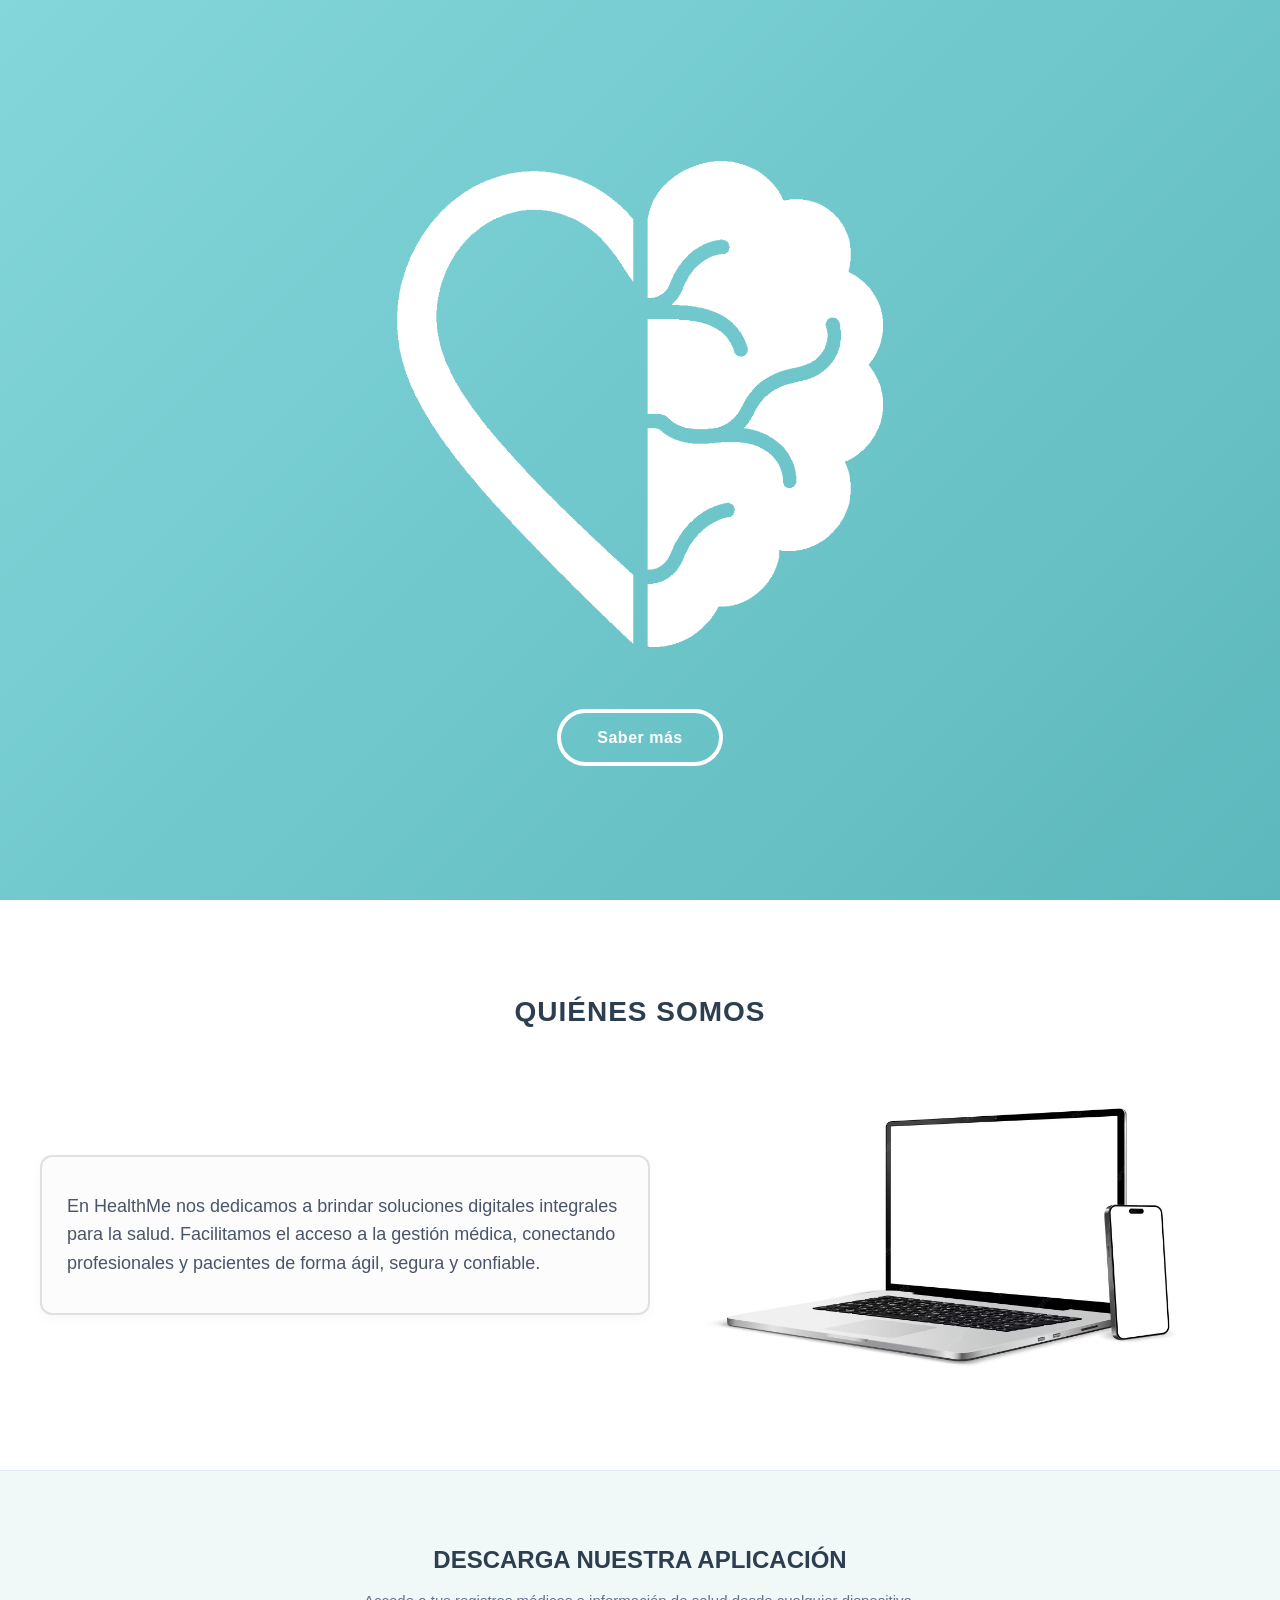
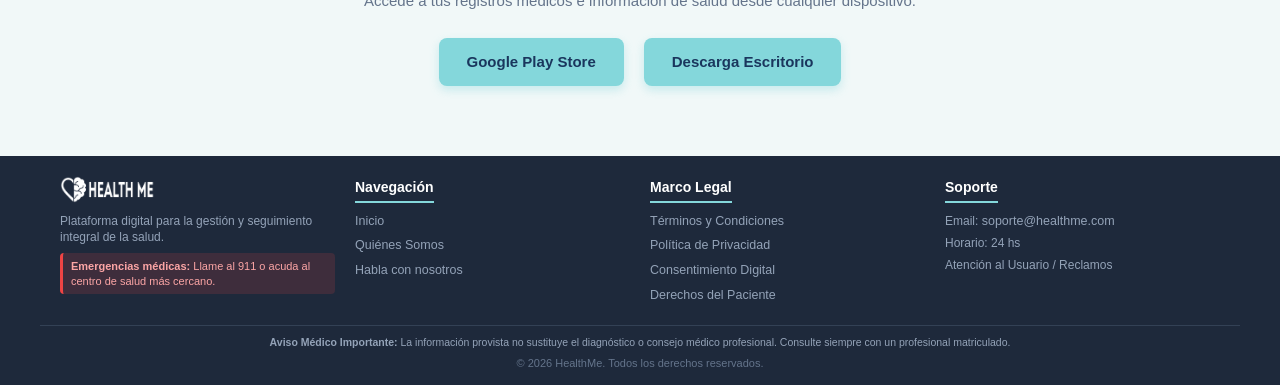
<file: frontend_health-me/index.html>
<!doctype html>
<html lang="es">
  <head>
    <meta charset="UTF-8" />
    <meta name="viewport" content="width=device-width, initial-scale=1.0" />
    <title>HealthMe - Inicio</title>
    <link
      rel="stylesheet"
      href="src/assets/css/styles.css"
    />
  </head>
  <body>
    <!-- NAVBAR (Inicia oculta y aparece al scrollear) -->
    <header class="navbar navbar-hidden" id="main-navbar">
      <div class="navbar-container">
        <div class="nav-logo">
          <a href="index.html">
            <!-- Logo principal de la barra de navegación -->
            <img
              src="public/logos/logoHealthMeCeleste.png"
              alt="Logo HealthMe"
              class="logo-img"
            />
          </a>
        </div>

        <!-- BOTÓN MENÚ HAMBURGUESA (Visible en pantallas chicas y con zoom alto) -->
        <button class="menu-toggle" id="menu-toggle" aria-label="Abrir menú">
          <span class="bar"></span>
          <span class="bar"></span>
          <span class="bar"></span>
        </button>

        <nav class="nav-links" id="nav-links">
          <a href="#home" class="nav-link">HOME</a>
          <a
            href="src/views/login.html"
            class="nav-link btn-login"
            >INICIAR SESIÓN</a
          >
          <a href="src/views/contact.html" class="nav-link"
            >CONTACTO</a
          >
        </nav>
      </div>
    </header>

    <!-- HERO SECTION (100vh - Pantalla Completa) -->
    <section id="home" class="hero-section">
      <div class="hero-content">
        <img
          src="public/logos/logoHealthMeBlanco.png"
          alt="Hero Logo HealthMe"
          class="hero-logo"
        />
        <a href="#quienes-somos" class="btn-hero-more">Saber más</a>
      </div>
    </section>

    <!-- ABOUT US / QUIÉNES SOMOS -->
    <section id="quienes-somos" class="about-section">
      <h2 class="section-title">QUIÉNES SOMOS</h2>
      <div class="about-container">
        <div class="about-text-box">
          <p>
            En HealthMe nos dedicamos a brindar soluciones digitales integrales
            para la salud. Facilitamos el acceso a la gestión médica, conectando
            profesionales y pacientes de forma ágil, segura y confiable.
          </p>
        </div>
        <div class="about-img-box">
          <img
            src="public/renders/renderAppPlataforma.jpg"
            alt="Sobre nosotros"
            class="render-img"
          />
        </div>
      </div>
    </section>

    <!-- DOWNLOAD / ENLACES SECTION -->
    <section class="download-section">
      <div class="download-container">
        <h2>DESCARGA NUESTRA APLICACIÓN</h2>
        <p class="download-subtitle">
          Accede a tus registros médicos e información de salud desde cualquier
          dispositivo.
        </p>
        <div class="download-buttons">
          <a href="#" class="btn-download">Google Play Store</a>
          <a href="#" class="btn-download">Descarga Escritorio</a>
        </div>
      </div>
    </section>

    <!-- FOOTER -->
    <footer class="main-footer">
      <div class="footer-container">
        <div class="footer-col">
          <img
            src="public/logos/logoNameHealthMeBlanco.png"
            alt="HealthMe Logo"
            class="footer-logo"
          />
          <p class="footer-desc">
            Plataforma digital para la gestión y seguimiento integral de la
            salud.
          </p>
          <div class="emergency-notice">
            <strong>Emergencias médicas:</strong> Llame al 911 o acuda al centro
            de salud más cercano.
          </div>
        </div>

        <div class="footer-col">
          <h3>Navegación</h3>
          <ul>
            <li>
              <a href="index.html">Inicio</a>
            </li>
            <li><a href="#quienes-somos">Quiénes Somos</a></li>
            <li>
              <a href="src/views/contact.html"
                >Habla con nosotros</a
              >
            </li>
          </ul>
        </div>

        <div class="footer-col">
          <h3>Marco Legal</h3>
          <ul>
            <li><a href="#">Términos y Condiciones</a></li>
            <li><a href="#">Política de Privacidad</a></li>
            <li><a href="#">Consentimiento Digital</a></li>
            <li><a href="#">Derechos del Paciente</a></li>
          </ul>
        </div>

        <div class="footer-col">
          <h3>Soporte</h3>
          <p class="support-info">
            Email:
            <a href="mailto:soporte@healthme.com">soporte@healthme.com</a>
          </p>
          <p class="support-info">Horario: 24 hs</p>
          <p class="support-info">Atención al Usuario / Reclamos</p>
        </div>
      </div>

      <div class="footer-bottom">
        <p class="disclaimer-text">
          <strong>Aviso Médico Importante:</strong> La información provista no
          sustituye el diagnóstico o consejo médico profesional. Consulte
          siempre con un profesional matriculado.
        </p>
        <div class="copyright">
          <p>&copy; 2026 HealthMe. Todos los derechos reservados.</p>
        </div>
      </div>
    </footer>

    <!-- CONTROLADOR PRINCIPAL -->
    <script src="src/assets/js/main.js"></script>
  </body>
</html>
</file>
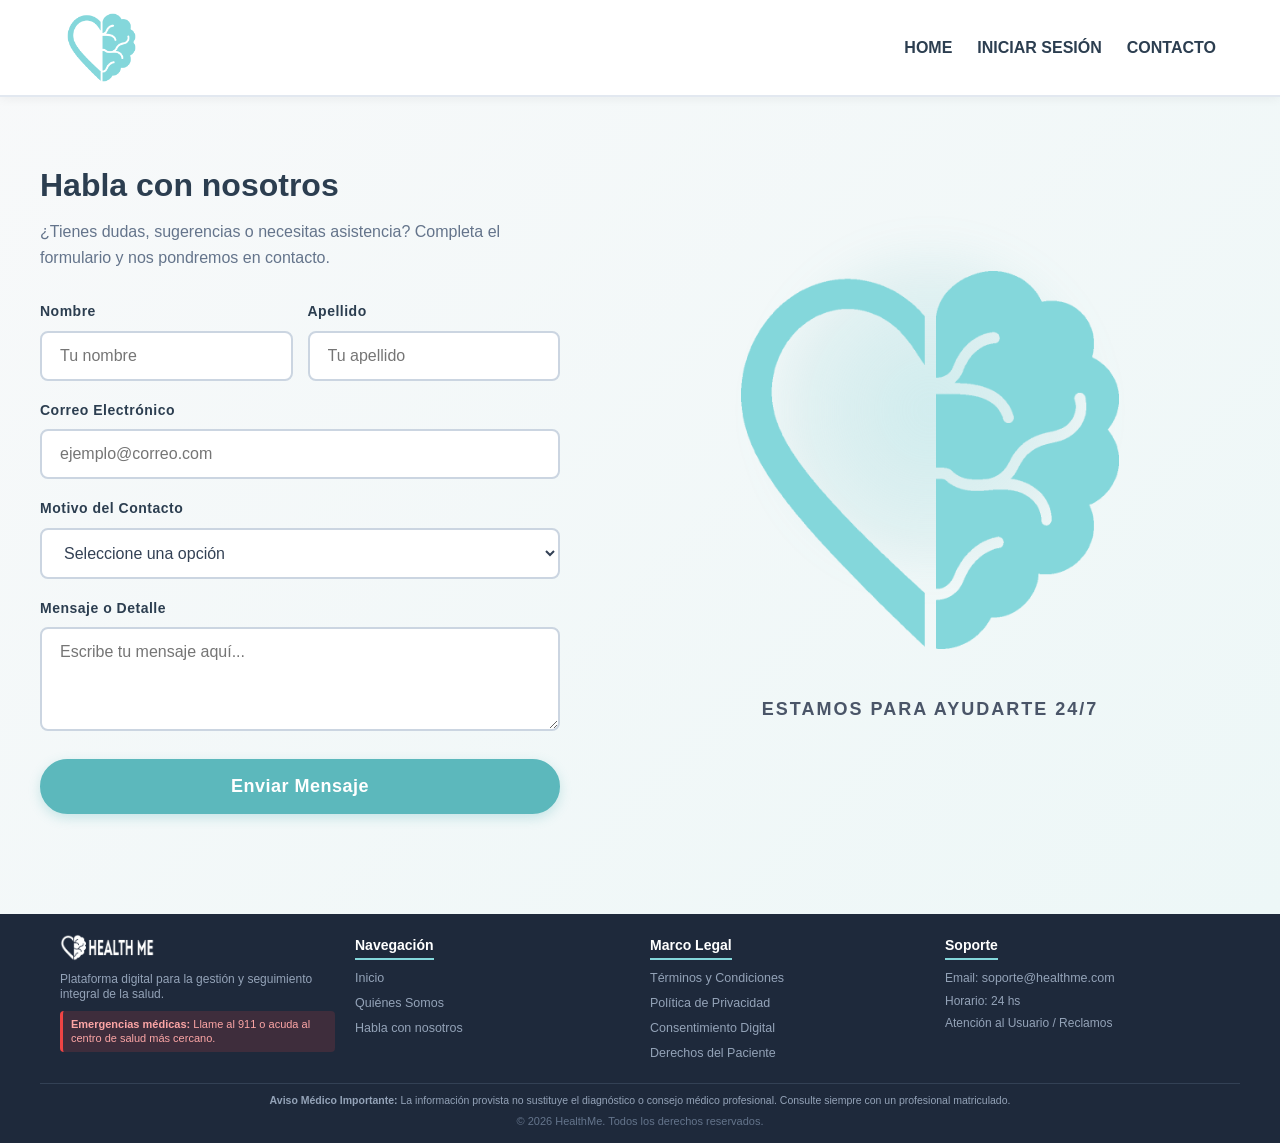
<file: frontend_health-me/src/views/contact.html>
<!doctype html>
<html lang="es">
  <head>
    <meta charset="UTF-8" />
    <meta name="viewport" content="width=device-width, initial-scale=1.0" />
    <title>HealthMe - Contacto</title>
    <link
      rel="stylesheet"
      href="../assets/css/styles.css"
    />
    <link
      rel="stylesheet"
      href="../assets/css/contact.css"
    />
  </head>
  <body>
    <!-- NAVBAR -->
    <header class="navbar" id="main-navbar">
      <div class="navbar-container">
        <div class="nav-logo">
          <a href="../../index.html">
            <img
              src="../../public/logos/logoHealthMeCeleste.png"
              alt="Logo HealthMe"
              class="logo-img"
            />
          </a>
        </div>

        <!-- BOTÓN MENÚ HAMBURGUESA (Visible en pantallas chicas y con zoom alto) -->
        <button class="menu-toggle" id="menu-toggle" aria-label="Abrir menú">
          <span class="bar"></span>
          <span class="bar"></span>
          <span class="bar"></span>
        </button>

        <nav class="nav-links" id="nav-links">
          <a href="../../index.html" class="nav-link"
            >HOME</a
          >
          <a
            href="login.html"
            class="nav-link btn-login"
            >INICIAR SESIÓN</a
          >
          <a href="contact.html" class="nav-link"
            >CONTACTO</a
          >
        </nav>
      </div>
    </header>

    <!-- CONTACT SECTION -->
    <main class="contact-main-container">
      <div class="contact-split-grid">
        <!-- Columna Izquierda: Formulario de Contacto -->
        <div class="contact-form-area">
          <div class="contact-header-text">
            <h1>Habla con nosotros</h1>
            <p>
              ¿Tienes dudas, sugerencias o necesitas asistencia? Completa el
              formulario y nos pondremos en contacto.
            </p>
          </div>

          <form class="health-contact-form" id="contactForm">
            <div class="form-row-dual">
              <div class="form-group">
                <!-- Comentario en línea arriba del código -->
                <label for="name">Nombre</label>
                <input
                  type="text"
                  id="name"
                  name="name"
                  placeholder="Tu nombre"
                  required
                />
              </div>

              <div class="form-group">
                <!-- Comentario en línea arriba del código -->
                <label for="lastname">Apellido</label>
                <input
                  type="text"
                  id="lastname"
                  name="lastname"
                  placeholder="Tu apellido"
                  required
                />
              </div>
            </div>

            <div class="form-group">
              <!-- Comentario en línea arriba del código -->
              <label for="email">Correo Electrónico</label>
              <input
                type="email"
                id="email"
                name="email"
                placeholder="ejemplo@correo.com"
                required
              />
            </div>

            <div class="form-group">
              <!-- Comentario en línea arriba del código -->
              <label for="motivo">Motivo del Contacto</label>
              <select id="motivo" name="motivo" required>
                <option value="" disabled selected>
                  Seleccione una opción
                </option>
                <option value="soporte">Soporte Técnico / Aplicación</option>
                <option value="consultas">Consultas Médicas Generales</option>
                <option value="privacidad">
                  Privacidad y Datos Personales
                </option>
                <option value="otros">Otros Motivos</option>
              </select>
            </div>

            <div class="form-group">
              <!-- Comentario en línea arriba del código -->
              <label for="mensaje">Mensaje o Detalle</label>
              <textarea
                id="mensaje"
                name="mensaje"
                rows="4"
                placeholder="Escribe tu mensaje aquí..."
                required
              ></textarea>
            </div>

            <button type="submit" class="btn-health-pill">
              Enviar Mensaje
            </button>
          </form>
        </div>

        <!-- Columna Derecha: Logo Flotante Libre (Sin caja contenedora) -->
        <div class="contact-brand-area">
          <div class="brand-floating-wrapper">
            <div class="brand-glow-bg"></div>
            <img
              src="../../public/logos/logoHealthMeCeleste.png"
              alt="Isotipo HealthMe"
              class="floating-brand-logo"
            />
            <span class="brand-subtitle">Estamos para ayudarte 24/7</span>
          </div>
        </div>
      </div>
    </main>

    <!-- FOOTER -->
    <footer class="main-footer">
      <div class="footer-container">
        <div class="footer-col">
          <img
            src="../../public/logos/logoNameHealthMeBlanco.png"
            alt="HealthMe Logo"
            class="footer-logo"
          />
          <p class="footer-desc">
            Plataforma digital para la gestión y seguimiento integral de la
            salud.
          </p>
          <div class="emergency-notice">
            <strong>Emergencias médicas:</strong> Llame al 911 o acuda al centro
            de salud más cercano.
          </div>
        </div>

        <div class="footer-col">
          <h3>Navegación</h3>
          <ul>
            <li>
              <a href="../../index.html">Inicio</a>
            </li>
            <li>
              <a href="../../index.html#quienes-somos"
                >Quiénes Somos</a
              >
            </li>
            <li>
              <a href="contact.html"
                >Habla con nosotros</a
              >
            </li>
          </ul>
        </div>

        <div class="footer-col">
          <h3>Marco Legal</h3>
          <ul>
            <li><a href="#">Términos y Condiciones</a></li>
            <li><a href="#">Política de Privacidad</a></li>
            <li><a href="#">Consentimiento Digital</a></li>
            <li><a href="#">Derechos del Paciente</a></li>
          </ul>
        </div>

        <div class="footer-col">
          <h3>Soporte</h3>
          <p class="support-info">
            Email:
            <a href="mailto:soporte@healthme.com">soporte@healthme.com</a>
          </p>
          <p class="support-info">Horario: 24 hs</p>
          <p class="support-info">Atención al Usuario / Reclamos</p>
        </div>
      </div>

      <div class="footer-bottom">
        <p class="disclaimer-text">
          <strong>Aviso Médico Importante:</strong> La información provista no
          sustituye el diagnóstico o consejo médico profesional. Consulte
          siempre con un profesional matriculado.
        </p>
        <div class="copyright">
          <p>&copy; 2026 HealthMe. Todos los derechos reservados.</p>
        </div>
      </div>
    </footer>

    <!-- Archivo JavaScript separado -->
    <script src="../assets/js/contact.js"></script>
  </body>
</html>
</file>
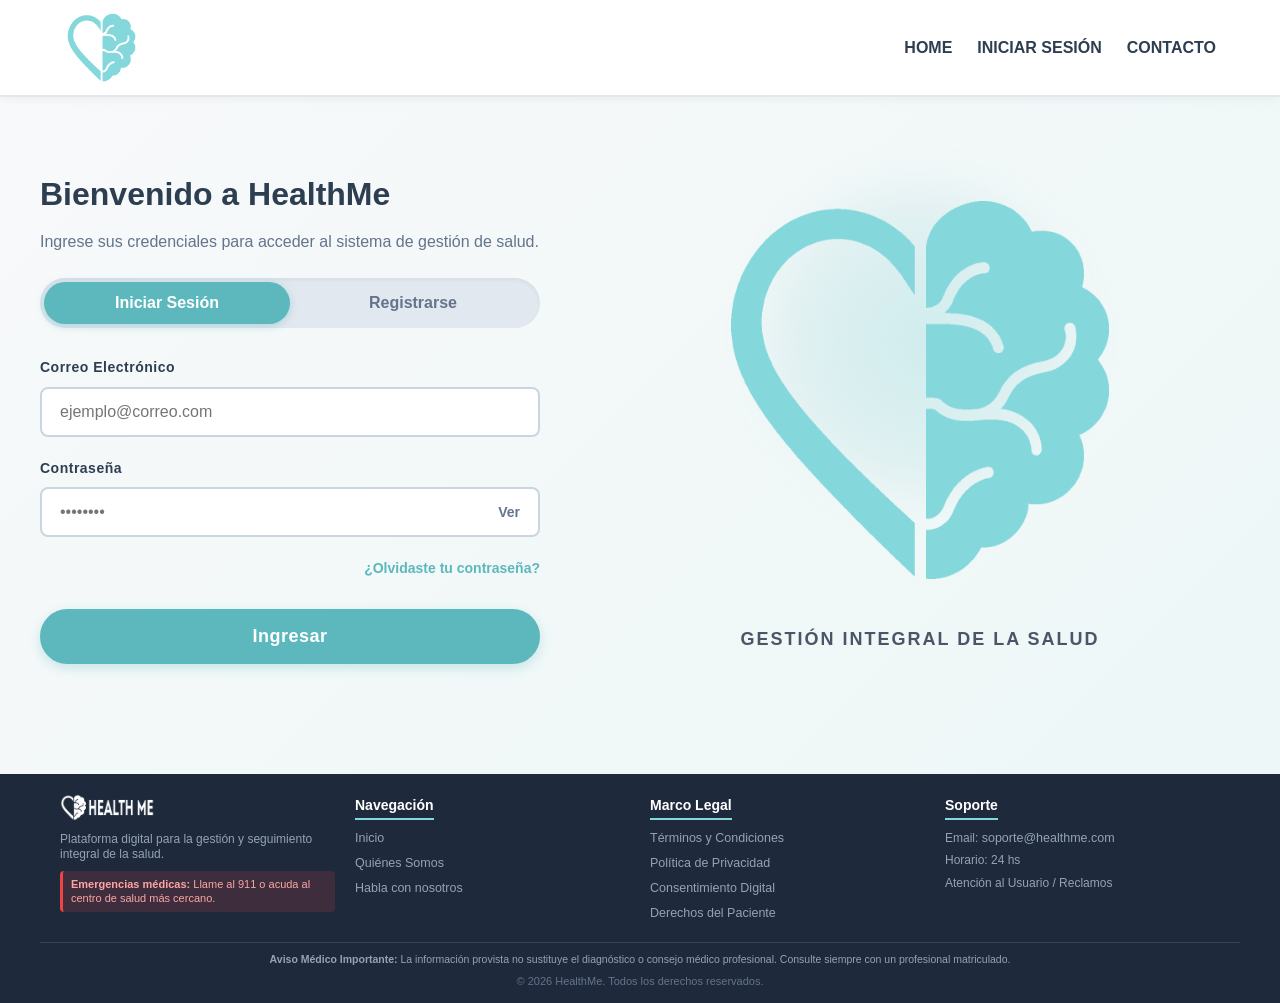
<file: frontend_health-me/src/views/login (1).html>
<!DOCTYPE html>
<html lang="es">
<head>
  <meta charset="UTF-8">
  <meta name="viewport" content="width=device-width, initial-scale=1.0">
  <title>HealthMe - Acceso</title>
  <link rel="stylesheet" href="../assets/css/styles.css">
  <link rel="stylesheet" href="../assets/css/login.css">
</head>
<body>

  <!-- NAVBAR -->
  <header class="navbar" id="main-navbar">
    <div class="navbar-container">
      <div class="nav-logo">
        <a href="../../index.html">
          <img src="../../public/logos/logoHealthMeCeleste.png" alt="Logo HealthMe" class="logo-img">
        </a>
      </div>

      <!-- BOTÓN MENÚ HAMBURGUESA (Visible en pantallas chicas y con zoom alto) -->
      <button class="menu-toggle" id="menu-toggle" aria-label="Abrir menú">
        <span class="bar"></span>
        <span class="bar"></span>
        <span class="bar"></span>
      </button>

      <nav class="nav-links" id="nav-links">
        <a href="../../index.html" class="nav-link">HOME</a>
        <a href="login.html" class="nav-link btn-login">INICIAR SESIÓN</a>
        <a href="contact.html" class="nav-link">CONTACTO</a>
      </nav>
    </div>
  </header>

  

  <!-- LOGIN & REGISTER SECTION -->
  <main class="login-main-container">
    <div class="login-split-grid">
      
      <!-- Columna Izquierda: Formulario y Toggle de pestañas -->
      <div class="login-form-area">
        <div class="login-header-text">
          <h1 id="authTitle">Bienvenido a HealthMe</h1>
          <p id="authSubtitle">Ingrese sus credenciales para acceder al sistema de gestión de salud.</p>
        </div>

        <!-- TOGGLE BAR CON INDICADOR DESLIZANTE -->
        <div class="auth-toggle-wrapper">
          <div class="auth-toggle-pill" id="togglePill"></div>
          <button type="button" class="auth-tab-btn active" id="tabLogin">Iniciar Sesión</button>
          <button type="button" class="auth-tab-btn" id="tabRegister">Registrarse</button>
        </div>

        <!-- FORMULARIO DE INICIO DE SESIÓN -->
        <form class="health-login-form active" id="loginForm">
          <div class="form-group">
            <!-- Comentario en línea arriba del código -->
            <label for="loginEmail">Correo Electrónico</label>
            <input type="email" id="loginEmail" name="email" placeholder="ejemplo@correo.com" required>
          </div>

          <div class="form-group">
            <!-- Comentario en línea arriba del código -->
            <label for="loginPassword">Contraseña</label>
            <div class="password-wrapper">
              <input type="password" id="loginPassword" name="password" placeholder="••••••••" required>
              <button type="button" class="toggle-password" data-target="loginPassword">Ver</button>
            </div>
          </div>

          <div class="form-actions-row">
            <a href="recuperar.html" class="forgot-password">¿Olvidaste tu contraseña?</a>
          </div>

          <button type="submit" class="btn-health-pill">Ingresar</button>
        </form>

        <!-- FORMULARIO DE REGISTRO -->
        <form class="health-login-form" id="registerForm">
          <div class="form-group">
            <!-- Comentario en línea arriba del código -->
            <label for="regEmail">Correo Electrónico</label>
            <input type="email" id="regEmail" name="email" placeholder="ejemplo@correo.com" required>
          </div>

          <div class="form-group">
            <!-- Comentario en línea arriba del código -->
            <label for="regNombre">Nombre</label>
            <input type="text" id="regNombre" name="nombre" placeholder="Tu nombre" required>
          </div>

          <div class="form-group">
            <label for="regApellido">Apellido</label>
            <input type="text" id="regApellido" name="apellido" placeholder="Tu apellido" required>
          </div>

          <div class="form-group">
            <label for="regDni">DNI</label>
            <input type="text" id="regDni" name="dni" placeholder="Tu DNI" required>
          </div>

          <div class="form-group">
            <!-- Comentario en línea arriba del código -->
            <label for="regPassword">Contraseña</label>
            <div class="password-wrapper">
              <input type="password" id="regPassword" name="password" placeholder="Crea una contraseña segura" required>
              <button type="button" class="toggle-password" data-target="regPassword">Ver</button>
            </div>
          </div>

          <div class="form-group">
            <!-- Comentario en línea arriba del código -->
            <label for="regConfirmPassword">Confirmar Contraseña</label>
            <div class="password-wrapper">
              <input type="password" id="regConfirmPassword" name="confirmPassword" placeholder="Repite tu contraseña" required>
              <button type="button" class="toggle-password" data-target="regConfirmPassword">Ver</button>
            </div>
          </div>

          <button type="submit" class="btn-health-pill">Crear Cuenta</button>
        </form>

      </div>

      <!-- Columna Derecha: Logo Flotante Libre (Sin caja contenedora) -->
      <div class="login-brand-area">
        <div class="brand-floating-wrapper">
          <div class="brand-glow-bg"></div>
          <img src="../../public/logos/logoHealthMeCeleste.png" alt="Isotipo HealthMe" class="floating-brand-logo">
          <span class="brand-subtitle">Gestión Integral de la Salud</span>
        </div>
      </div>

    </div>
  </main>

  <!-- FOOTER -->
  <footer class="main-footer">
    <div class="footer-container">
      
      <div class="footer-col">
        <img src="../../public/logos/logoNameHealthMeBlanco.png" alt="HealthMe Logo" class="footer-logo">
        <p class="footer-desc">Plataforma digital para la gestión y seguimiento integral de la salud.</p>
        <div class="emergency-notice">
          <strong>Emergencias médicas:</strong> Llame al 911 o acuda al centro de salud más cercano.
        </div>
      </div>

      <div class="footer-col">
        <h3>Navegación</h3>
        <ul>
          <li><a href="../../index.html">Inicio</a></li>
          <li><a href="../../index.html#quienes-somos">Quiénes Somos</a></li>
          <li><a href="contact.html">Habla con nosotros</a></li>
        </ul>
      </div>

      <div class="footer-col">
        <h3>Marco Legal</h3>
        <ul>
          <li><a href="#">Términos y Condiciones</a></li>
          <li><a href="#">Política de Privacidad</a></li>
          <li><a href="#">Consentimiento Digital</a></li>
          <li><a href="#">Derechos del Paciente</a></li>
        </ul>
      </div>

      <div class="footer-col">
        <h3>Soporte</h3>
        <p class="support-info">Email: <a href="mailto:soporte@healthme.com">soporte@healthme.com</a></p>
        <p class="support-info">Horario: 24 hs</p>
        <p class="support-info">Atención al Usuario / Reclamos</p>
      </div>

    </div>

    <div class="footer-bottom">
      <p class="disclaimer-text">
        <strong>Aviso Médico Importante:</strong> La información provista no sustituye el diagnóstico o consejo médico profesional. Consulte siempre con un profesional matriculado.
      </p>
      <div class="copyright">
        <p>&copy; 2026 HealthMe. Todos los derechos reservados.</p>
      </div>
    </div>
  </footer>

  <!-- Archivo JavaScript separado -->
  <script src="../assets/js/login.js"></script>
</body>
</html>
</file>
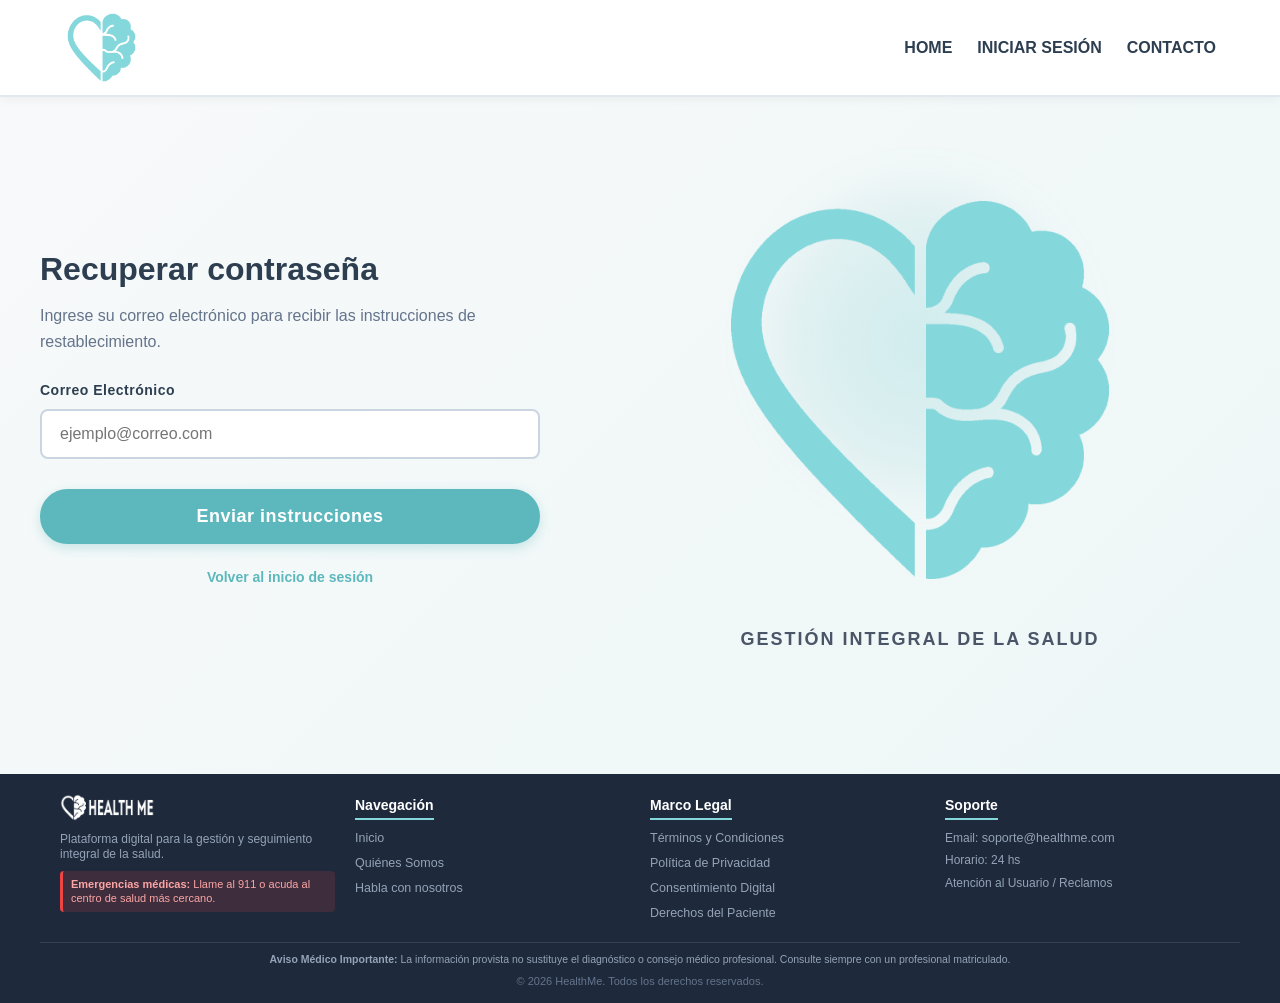
<file: frontend_health-me/src/views/recuperar.html>
<!DOCTYPE html>
<html lang="es">
<head>
  <meta charset="UTF-8">
  <meta name="viewport" content="width=device-width, initial-scale=1.0">
  <title>HealthMe - Recuperar contraseña</title>
  <link rel="stylesheet" href="../assets/css/styles.css">
  <link rel="stylesheet" href="../assets/css/login.css">
</head>
<body>

  <!-- NAVBAR -->
  <header class="navbar" id="main-navbar">
    <div class="navbar-container">
      <div class="nav-logo">
        <a href="../../index.html">
          <img src="../../public/logos/logoHealthMeCeleste.png" alt="Logo HealthMe" class="logo-img">
        </a>
      </div>

      <!-- BOTÓN MENÚ HAMBURGUESA -->
      <button class="menu-toggle" id="menu-toggle" aria-label="Abrir menú">
        <span class="bar"></span>
        <span class="bar"></span>
        <span class="bar"></span>
      </button>

      <nav class="nav-links" id="nav-links">
        <a href="../../index.html" class="nav-link">HOME</a>
        <a href="login.html" class="nav-link btn-login">INICIAR SESIÓN</a>
        <a href="contact.html" class="nav-link">CONTACTO</a>
      </nav>
    </div>
  </header>

  <!-- RECUPERAR CONTRASEÑA SECTION -->
  <main class="login-main-container">
    <div class="login-split-grid">
      
      <!-- Columna Izquierda: Formularios de Recuperación -->
      <div class="login-form-area">
        <div class="login-header-text">
          <h1>Recuperar contraseña</h1>
          <p>Ingrese su correo electrónico para recibir las instrucciones de restablecimiento.</p>
        </div>

        <!-- FORMULARIO 1: PEDIR CORREO -->
        <form class="health-login-form active" id="formPedir">
          <div class="form-group">
            <label for="email">Correo Electrónico</label>
            <input type="email" id="email" name="email" placeholder="ejemplo@correo.com" required>
          </div>

          <button type="submit" class="btn-health-pill">Enviar instrucciones</button>
        </form>

        <!-- FORMULARIO 2: NUEVA CONTRASEÑA (Se muestra si viene con token) -->
        <form class="health-login-form" id="formNueva">
          <input type="hidden" name="token" id="token">
          
          <div class="form-group">
            <label for="password_nueva">Nueva contraseña</label>
            <input type="password" id="password_nueva" name="password_nueva" placeholder="Crea una contraseña segura" required>
          </div>

          <div class="form-group">
            <label for="password_confirmar">Repetir contraseña</label>
            <input type="password" id="password_confirmar" name="password_confirmar" placeholder="Repite tu contraseña" required>
          </div>

          <button type="submit" class="btn-health-pill">Cambiar contraseña</button>
        </form>

        <p id="msg" role="status" style="margin-top: 15px; font-weight: 600;"></p>
        
        <div style="margin-top: 20px; text-align: center;">
          <a href="login.html" class="forgot-password">Volver al inicio de sesión</a>
        </div>
      </div>

      <!-- Columna Derecha: Logo Flotante Libre -->
      <div class="login-brand-area">
        <div class="brand-floating-wrapper">
          <div class="brand-glow-bg"></div>
          <img src="../../public/logos/logoHealthMeCeleste.png" alt="Isotipo HealthMe" class="floating-brand-logo">
          <span class="brand-subtitle">Gestión Integral de la Salud</span>
        </div>
      </div>

    </div>
  </main>

  <!-- FOOTER -->
  <footer class="main-footer">
    <div class="footer-container">
      
      <div class="footer-col">
        <img src="../../public/logos/logoNameHealthMeBlanco.png" alt="HealthMe Logo" class="footer-logo">
        <p class="footer-desc">Plataforma digital para la gestión y seguimiento integral de la salud.</p>
        <div class="emergency-notice">
          <strong>Emergencias médicas:</strong> Llame al 911 o acuda al centro de salud más cercano.
        </div>
      </div>

      <div class="footer-col">
        <h3>Navegación</h3>
        <ul>
          <li><a href="../../index.html">Inicio</a></li>
          <li><a href="../../index.html#quienes-somos">Quiénes Somos</a></li>
          <li><a href="contact.html">Habla con nosotros</a></li>
        </ul>
      </div>

      <div class="footer-col">
        <h3>Marco Legal</h3>
        <ul>
          <li><a href="#">Términos y Condiciones</a></li>
          <li><a href="#">Política de Privacidad</a></li>
          <li><a href="#">Consentimiento Digital</a></li>
          <li><a href="#">Derechos del Paciente</a></li>
        </ul>
      </div>

      <div class="footer-col">
        <h3>Soporte</h3>
        <p class="support-info">Email: <a href="mailto:soporte@healthme.com">soporte@healthme.com</a></p>
        <p class="support-info">Horario: 24 hs</p>
        <p class="support-info">Atención al Usuario / Reclamos</p>
      </div>

    </div>

    <div class="footer-bottom">
      <p class="disclaimer-text">
        <strong>Aviso Médico Importante:</strong> La información provista no sustituye el diagnóstico o consejo médico profesional. Consulte siempre con un profesional matriculado.
      </p>
      <div class="copyright">
        <p>&copy; 2026 HealthMe. Todos los derechos reservados.</p>
      </div>
    </div>
  </footer>

  <!-- Archivo JavaScript separado -->
  <script src="../assets/js/recuperar.js"></script>
</body>
</html>
</file>
<file: frontend_health-me/src/assets/css/styles.css>
/* RESET BÁSICO */
* {
  margin: 0;
  padding: 0;
  box-sizing: border-box;
  font-family: 'Segoe UI', Tahoma, Geneva, Verdana, sans-serif;
}

/* DESPLAZAMIENTO SUAVE GLOBAL */
html {
  scroll-behavior: smooth;
}

body {
  color: #333333;
  line-height: 1.6;
  background-color: #f8f9fa;
}

/* NAVBAR (FIXED Y DINÁMICA CON SCROLL) */
.navbar {
  background-color: #ffffff;
  border-bottom: 2px solid #e2e8f0;
  position: fixed;
  top: 0;
  left: 0;
  width: 100%;
  z-index: 1000;
  box-shadow: 0 2px 10px rgba(0, 0, 0, 0.05);
  transition: transform 0.4s ease, opacity 0.4s ease;
}

/* Estado oculto cuando está arriba de todo */
.navbar.navbar-hidden {
  transform: translateY(-100%);
  opacity: 0;
  pointer-events: none;
}

.navbar-container {
  display: flex;
  justify-content: space-between;
  align-items: center;
  padding: 10px 5%;
  max-width: 1400px;
  margin: 0 auto;
}

.nav-logo .logo-img {
  width: 75px;
  height: auto;
  display: block;
  transition: transform 0.3s ease;
}

.nav-logo .logo-img:hover {
  transform: scale(1.03);
}

/* ESTILOS DEL BOTÓN MENÚ HAMBURGUESA (Oculto en pantallas grandes) */
.menu-toggle {
  display: none;
  flex-direction: column;
  justify-content: space-between;
  width: 30px;
  height: 22px;
  background: transparent;
  border: none;
  cursor: pointer;
  z-index: 1001;
}

.menu-toggle .bar {
  width: 100%;
  height: 3px;
  background-color: #2c3e50;
  border-radius: 2px;
  transition: all 0.3s ease;
}

.nav-links {
  display: flex;
  gap: 25px;
  align-items: center;
}

.nav-link {
  text-decoration: none;
  color: #2c3e50;
  font-weight: 700;
  font-size: 16px;
  position: relative;
  padding: 5px 0;
  transition: color 0.3s ease;
}

.nav-link::after {
  content: '';
  position: absolute;
  bottom: -2px;
  left: 0;
  width: 0%;
  height: 3px;
  background-color: #84d7db;
  border-radius: 2px;
  transition: width 0.3s ease-in-out;
}

.nav-link:hover {
  color: #84d7db;
}

.nav-link:hover::after {
  width: 100%;
}

/* HERO SECTION (100vh - PANTALLA COMPLETA) */
.hero-section {
  background: linear-gradient(135deg, #84d7db 0%, #5cb8bc 100%);
  height: 100vh;
  width: 100%;
  display: flex;
  justify-content: center;
  align-items: center;
  position: relative;
  overflow: hidden;
}

.hero-content {
  display: flex;
  flex-direction: column;
  justify-content: center;
  align-items: center;
  gap: 35px;
  padding: 0 20px;
}

.hero-logo {
  width: 90%;
  max-width: 600px;
  height: auto;
  object-fit: contain;
  opacity: 0;
  transform: translateY(60px);
  transition: opacity 1.2s cubic-bezier(0.25, 1, 0.5, 1), transform 1.2s cubic-bezier(0.25, 1, 0.5, 1);
}

.hero-logo.hero-animate {
  opacity: 1;
  transform: translateY(0);
}

/* BOTÓN "SABER MÁS" EN EL HERO */
.btn-hero-more {
  display: inline-block;
  padding: 12px 36px;
  font-size: 16px;
  font-weight: 700;
  color: #ffffff;
  background-color: transparent;
  border: 4px solid #ffffff;
  border-radius: 50px;
  text-decoration: none;
  cursor: pointer;
  letter-spacing: 0.5px;
  opacity: 0;
  transform: translateY(40px);
  transition: opacity 1.2s cubic-bezier(0.25, 1, 0.5, 1) 0.3s, 
              transform 1.2s cubic-bezier(0.25, 1, 0.5, 1) 0.3s, 
              background-color 0.3s ease, 
              color 0.3s ease;
}

.hero-logo.hero-animate + .btn-hero-more {
  opacity: 1;
  transform: translateY(0);
}

.btn-hero-more:hover {
  background-color: #ffffff;
  color: #5cb8bc;
}

/* ABOUT US SECTION */
.about-section {
  padding: 90px 20px 70px;
  background-color: #ffffff;
}

.section-title {
  font-size: 28px;
  font-weight: 800;
  text-align: center;
  margin-bottom: 35px;
  color: #2c3e50;
  letter-spacing: 1px;
}

.about-container {
  display: flex;
  justify-content: center;
  align-items: center;
  gap: 35px;
  max-width: 1200px;
  margin: 0 auto;
}

.about-text-box {
  flex: 1; 
  border: 2px solid #e0e0e0;
  border-radius: 12px;
  padding: 35px 25px;
  background-color: #fcfcfc;
  font-size: 18px;
  color: #4a5568;
  box-shadow: 0 4px 12px rgba(0,0,0,0.03);
}

.about-img-box {
  flex: 1; 
  display: flex;
  justify-content: center;
  align-items: center;
}

.render-img {
  width: 100%; 
  max-width: 550px;
  height: auto;
  border-radius: 12px;
}

/* DOWNLOAD SECTION */
.download-section {
  padding: 70px 20px;
  text-align: center;
  background-color: #f1f8f8;
  border-top: 1px solid #e2e8f0;
}

.download-container h2 {
  font-size: 24px;
  font-weight: 800;
  color: #2c3e50;
  margin-bottom: 10px;
}

.download-subtitle {
  font-size: 15px;
  color: #64748b;
  margin-bottom: 25px;
}

.download-buttons {
  display: flex;
  justify-content: center;
  gap: 20px;
  flex-wrap: wrap;
}

.btn-download {
  display: inline-block;
  padding: 12px 28px;
  background-color: #84d7db;
  color: #1a365d;
  text-decoration: none;
  font-weight: 700;
  font-size: 15px;
  border-radius: 8px;
  box-shadow: 0 4px 10px rgba(132, 215, 219, 0.4);
  transition: all 0.3s ease;
}

.btn-download:hover {
  background-color: #63c0c5;
  transform: translateY(-3px);
  box-shadow: 0 6px 15px rgba(132, 215, 219, 0.6);
}

/* FOOTER INSTITUCIONAL Y MÉDICO */
.main-footer {
  background-color: #1e293b;
  color: #e2e8f0;
  padding-top: 20px;
  padding-bottom: 12px;
  font-size: 13px;
}

.footer-container {
  max-width: 1200px;
  margin: 0 auto;
  padding: 0 20px;
  display: grid;
  grid-template-columns: repeat(auto-fit, minmax(200px, 1fr));
  gap: 20px;
  margin-bottom: 15px;
}

.footer-logo {
  width: 95px;
  height: auto;
  margin-bottom: 4px;
}

.footer-desc {
  color: #94a3b8;
  margin-bottom: 8px;
  font-size: 12px;
  line-height: 1.3;
}

.emergency-notice {
  background-color: rgba(239, 68, 68, 0.15);
  border-left: 3px solid #ef4444;
  padding: 6px 8px;
  border-radius: 4px;
  color: #fca5a5;
  font-size: 11px;
  line-height: 1.3;
}

.footer-col h3 {
  font-size: 14px;
  color: #ffffff;
  margin-bottom: 8px;
  border-bottom: 2px solid #84d7db;
  display: inline-block;
  padding-bottom: 2px;
}

.footer-col ul {
  list-style: none;
}

.footer-col ul li {
  margin-bottom: 4px;
}

.footer-col ul li a, 
.footer-col a {
  color: #94a3b8;
  text-decoration: none;
  font-size: 12.5px;
  transition: color 0.3s ease;
}

.footer-col ul li a:hover, 
.footer-col a:hover {
  color: #84d7db;
}

.support-info {
  margin-bottom: 3px;
  color: #94a3b8;
  font-size: 12px;
}

.footer-bottom {
  border-top: 1px solid #334155;
  padding-top: 10px;
  max-width: 1200px;
  margin: 0 auto;
  padding-left: 20px;
  padding-right: 20px;
  text-align: center;
}

.disclaimer-text {
  color: #94a3b8;
  font-size: 10.5px;
  line-height: 1.3;
  margin-bottom: 6px;
}

.copyright {
  color: #64748b;
  font-size: 11px;
}

/* SCROLL FADE-IN */
.fade-in-element {
  opacity: 0;
  transform: translateY(30px);
  transition: opacity 0.8s ease-out, transform 0.8s ease-out;
}

.fade-in-element.visible {
  opacity: 1;
  transform: translateY(0);
}

/* MEDIA QUERIES PARA RESOLUCIONES CHICAS (1280x720, 1366x768) Y ZOOM */
@media (max-width: 1024px) {
  .menu-toggle {
    display: flex;
  }

  .nav-links {
    position: absolute;
    top: 100%;
    left: 0;
    width: 100%;
    background-color: #ffffff;
    flex-direction: column;
    align-items: center;
    gap: 0;
    max-height: 0;
    overflow: hidden;
    transition: max-height 0.4s ease-in-out, padding 0.4s ease-in-out;
    border-bottom: 0px solid #e2e8f0;
    box-shadow: 0 10px 15px rgba(0, 0, 0, 0.05);
  }

  .nav-links.nav-active {
    max-height: 300px;
    padding: 20px 0;
    border-bottom: 2px solid #e2e8f0;
  }

  .nav-link {
    font-size: 17px;
    padding: 10px 0;
    width: 100%;
    text-align: center;
  }

  .nav-link::after {
    display: none; 
  }

  .about-container {
    flex-direction: column;
    gap: 30px;
  }

  .about-text-box {
    width: 100%;
  }
}

@media (max-width: 768px) {
.navbar-container {
    display: flex;
    justify-content: flex-end; 
    align-items: center;
    position: relative;
    padding: 30px 6%; 
  }

  .nav-logo {
    position: absolute;
    left: 50%;
    top: 50%;
    transform: translate(-50%, -50%);
    margin: 0;
  }

  .menu-toggle {
    display: flex;
    margin-left: auto; 
    z-index: 1001;
  }
  
  .download-buttons {
    flex-direction: column;
    align-items: center;
  }

  .btn-download {
    width: 100%;
    max-width: 280px;
  }
}
</file>
<file: frontend_health-me/src/assets/css/contact.css>
/* RESET BÁSICO */
* {
  margin: 0;
  padding: 0;
  box-sizing: border-box;
  font-family: 'Segoe UI', Tahoma, Geneva, Verdana, sans-serif;
}

/* DESPLAZAMIENTO SUAVE GLOBAL */
html {
  scroll-behavior: smooth;
}

body {
  color: #333333;
  line-height: 1.6;
  background-color: #f8f9fa;
  min-height: 100vh;
  display: flex;
  flex-direction: column;
}

/* --- SECCIÓN CONTACTO ESPECÍFICA --- */
.contact-main-container {
  flex: 1;
  display: flex;
  align-items: center;
  justify-content: center;
  padding: 140px 20px 80px 20px;
  background: linear-gradient(135deg, #f8f9fa 0%, #edf7f7 100%);
  width: 100%;
}

.contact-split-grid {
  display: flex;
  justify-content: space-between;
  align-items: center;
  max-width: 1200px;
  width: 100%;
  gap: 60px;
}

.contact-form-area {
  flex: 1;
  max-width: 520px;
  padding: 20px 0;
}

.contact-header-text {
  margin-bottom: 30px;
}

.contact-header-text h1 {
  font-size: 32px;
  font-weight: 800;
  color: #2c3e50;
  margin-bottom: 8px;
}

.contact-header-text p {
  color: #64748b;
  font-size: 16px;
}

.health-contact-form {
  display: flex;
  flex-direction: column;
  gap: 18px;
}

.form-row-dual {
  display: flex;
  gap: 15px;
}

.form-row-dual .form-group {
  flex: 1;
}

.form-group {
  display: flex;
  flex-direction: column;
  gap: 8px;
}

.form-group label {
  font-weight: 700;
  font-size: 14px;
  color: #2c3e50;
  letter-spacing: 0.5px;
}

.form-group input,
.form-group select,
.form-group textarea {
  padding: 14px 18px;
  border: 2px solid #cbd5e1;
  border-radius: 8px;
  font-size: 16px;
  background-color: #ffffff;
  color: #334155;
  outline: none;
  transition: border-color 0.3s ease, box-shadow 0.3s ease;
}

.form-group select {
  cursor: pointer;
}

.form-group textarea {
  resize: vertical;
  min-height: 100px;
}

.form-group input:focus,
.form-group select:focus,
.form-group textarea:focus {
  border-color: #84d7db;
  box-shadow: 0 0 0 4px rgba(132, 215, 219, 0.15);
}

.btn-health-pill {
  display: inline-block;
  width: 100%;
  padding: 14px 42px;
  font-size: 18px;
  font-weight: 700;
  color: #ffffff;
  background-color: #5cb8bc;
  border: 3px solid #5cb8bc;
  border-radius: 50px;
  text-align: center;
  cursor: pointer;
  letter-spacing: 0.5px;
  transition: all 0.3s ease;
  box-shadow: 0 4px 12px rgba(92, 184, 188, 0.3);
  margin-top: 10px;
}

.btn-health-pill:hover {
  background-color: #489b9f;
  border-color: #489b9f;
  transform: translateY(-2px);
  box-shadow: 0 6px 16px rgba(92, 184, 188, 0.45);
}

/* COLUMNA DERECHA DEL LOGO */
.contact-brand-area {
  flex: 1;
  display: flex;
  justify-content: center;
  align-items: center;
  position: relative;
}

.brand-floating-wrapper {
  display: flex;
  flex-direction: column;
  align-items: center;
  position: relative;
  padding: 40px;
}

.brand-glow-bg {
  position: absolute;
  width: 320px;
  height: 320px;
  background: radial-gradient(circle, rgba(143, 214, 218, 0.35) 0%, rgba(92,184,188,0.1) 60%, transparent 80%);
  border-radius: 50%;
  z-index: 1;
  filter: blur(20px);
}

.floating-brand-logo {
  width: 100%;
  max-width: 420px;
  height: auto;
  position: relative;
  z-index: 2;
  object-fit: contain;
  animation: floatEffect 3s ease-in-out infinite;
}

.brand-subtitle {
  margin-top: 25px;
  position: relative;
  z-index: 2;
  font-size: 18px;
  font-weight: 700;
  color: #4a5568;
  letter-spacing: 2px;
  text-transform: uppercase;
}

@keyframes floatEffect {
  0%, 100% {
    transform: translateY(0);
  }
  50% {
    transform: translateY(-10px);
  }
}

/* RESPONSIVE */
@media (max-width: 900px) {
  .contact-main-container {
    padding: 80px 15px 40px 15px;
  }

  .contact-split-grid {
    flex-direction: column-reverse;
    gap: 30px;
  }

  .contact-brand-area {
    margin-bottom: 0;
  }

  .brand-floating-wrapper {
    padding: 30px 10px;
  }

  .floating-brand-logo {
    max-width: 240px;
  }

  .brand-subtitle {
    text-align: center;
    margin-top: 15px;
  }

  .contact-form-area {
    width: 100%;
    max-width: 100%;
    margin-top: -50px;
  }

  .brand-glow-bg {
    width: 200px;
    height: 200px;
  }

  .form-row-dual {
    flex-direction: column;
    gap: 18px;
  }
}
</file>
<file: frontend_health-me/src/assets/css/login.css>
/* RESET BÁSICO */
* {
  margin: 0;
  padding: 0;
  box-sizing: border-box;
  font-family: 'Segoe UI', Tahoma, Geneva, Verdana, sans-serif;
}

/* DESPLAZAMIENTO SUAVE GLOBAL */
html {
  scroll-behavior: smooth;
}

body {
  color: #333333;
  line-height: 1.6;
  background-color: #f8f9fa;
  min-height: 100vh;
  display: flex;
  flex-direction: column;
}

/* --- SECCIÓN PRINCIPAL --- */
.login-main-container {
  flex: 1;
  display: flex;
  align-items: center;
  justify-content: center;
  padding: 140px 20px 80px 20px;
  background: linear-gradient(135deg, #f8f9fa 0%, #edf7f7 100%);
  width: 100%;
}

.login-split-grid {
  display: flex;
  justify-content: space-between;
  align-items: center;
  max-width: 1200px;
  width: 100%;
  gap: 60px;
}

.login-form-area {
  flex: 1;
  max-width: 500px;
  padding: 20px 0;
}

.login-header-text {
  margin-bottom: 24px;
}

.login-header-text h1 {
  font-size: 32px;
  font-weight: 800;
  color: #2c3e50;
  margin-bottom: 8px;
  transition: opacity 0.3s ease;
}

.login-header-text p {
  color: #64748b;
  font-size: 16px;
  transition: opacity 0.3s ease;
}

/* BARRA DE ALTERNANCIA (TOGGLE BAR) */
.auth-toggle-wrapper {
  position: relative;
  display: flex;
  background-color: #e2e8f0;
  border-radius: 50px;
  padding: 4px;
  margin-bottom: 28px;
  width: 100%;
  box-shadow: inset 0 2px 4px rgba(0, 0, 0, 0.05);
}

.auth-toggle-pill {
  position: absolute;
  top: 4px;
  left: 4px;
  width: calc(50% - 4px);
  height: calc(100% - 8px);
  background-color: #5cb8bc;
  border-radius: 50px;
  transition: transform 0.35s cubic-bezier(0.4, 0, 0.2, 1);
  box-shadow: 0 2px 8px rgba(92, 184, 188, 0.4);
}

.auth-tab-btn {
  flex: 1;
  position: relative;
  z-index: 2;
  background: none;
  border: none;
  padding: 12px 16px;
  font-size: 16px;
  font-weight: 700;
  color: #64748b;
  cursor: pointer;
  transition: color 0.3s ease;
  text-align: center;
}

.auth-tab-btn.active {
  color: #ffffff;
}

/* FORMULARIOS Y ANIMACIÓN */
.health-login-form {
  display: none;
  flex-direction: column;
  gap: 20px;
  opacity: 0;
  transform: translateY(10px);
  transition: opacity 0.35s ease, transform 0.35s ease;
}

.health-login-form.active {
  display: flex;
  opacity: 1;
  transform: translateY(0);
}

.form-group {
  display: flex;
  flex-direction: column;
  gap: 8px;
}

.form-group label {
  font-weight: 700;
  font-size: 14px;
  color: #2c3e50;
  letter-spacing: 0.5px;
}

.form-group input {
  padding: 14px 18px;
  border: 2px solid #cbd5e1;
  border-radius: 8px;
  font-size: 16px;
  background-color: #ffffff;
  color: #334155;
  outline: none;
  transition: border-color 0.3s ease, box-shadow 0.3s ease;
}

.form-group input:focus {
  border-color: #84d7db;
  box-shadow: 0 0 0 4px rgba(132, 215, 219, 0.15);
}

.password-wrapper {
  position: relative;
  display: flex;
  align-items: center;
}

.password-wrapper input {
  width: 100%;
  padding-right: 70px;
}

.toggle-password {
  position: absolute;
  right: 12px;
  background: none;
  border: none;
  color: #64748b;
  font-weight: 700;
  font-size: 14px;
  cursor: pointer;
  padding: 5px 8px;
  transition: color 0.3s;
}

.toggle-password:hover {
  color: #5cb8bc;
}

.form-actions-row {
  display: flex;
  justify-content: flex-end;
}

.forgot-password {
  color: #5cb8bc;
  text-decoration: none;
  font-size: 14px;
  font-weight: 600;
  transition: color 0.3s;
}

.forgot-password:hover {
  color: #2c3e50;
  text-decoration: underline;
}

.btn-health-pill {
  display: inline-block;
  width: 100%;
  padding: 14px 42px;
  font-size: 18px;
  font-weight: 700;
  color: #ffffff;
  background-color: #5cb8bc;
  border: 3px solid #5cb8bc;
  border-radius: 50px;
  text-align: center;
  cursor: pointer;
  letter-spacing: 0.5px;
  transition: all 0.3s ease;
  box-shadow: 0 4px 12px rgba(92, 184, 188, 0.3);
  margin-top: 10px;
}

.btn-health-pill:hover {
  background-color: #489b9f;
  border-color: #489b9f;
  transform: translateY(-2px);
  box-shadow: 0 6px 16px rgba(92, 184, 188, 0.45);
}

/* COLUMNA DERECHA DEL LOGO */
.login-brand-area {
  flex: 1;
  display: flex;
  justify-content: center;
  align-items: center;
  position: relative;
}

.brand-floating-wrapper {
  display: flex;
  flex-direction: column;
  align-items: center;
  position: relative;
  padding: 40px;
}

.brand-glow-bg {
  position: absolute;
  width: 320px;
  height: 320px;
  background: radial-gradient(circle, rgba(143, 214, 218, 0.35) 0%, rgba(92,184,188,0.1) 60%, transparent 80%);
  border-radius: 50%;
  z-index: 1;
  filter: blur(20px);
}

.floating-brand-logo {
  width: 100%;
  max-width: 420px;
  height: auto;
  position: relative;
  z-index: 2;
  object-fit: contain;
  animation: floatEffect 3s ease-in-out infinite;
}

.brand-subtitle {
  margin-top: 25px;
  position: relative;
  z-index: 2;
  font-size: 18px;
  font-weight: 700;
  color: #4a5568;
  letter-spacing: 2px;
  text-transform: uppercase;
}

@keyframes floatEffect {
  0%, 100% {
    transform: translateY(0);
  }
  50% {
    transform: translateY(-10px);
  }
}

/* RESPONSIVE */
@media (max-width: 900px) {
  .login-main-container {
    padding: 80px 15px 40px 15px;
  }

  .login-split-grid {
    flex-direction: column-reverse;
    gap: 30px;
  }

  .login-brand-area {
    margin-bottom: 0;
  }

  .brand-floating-wrapper {
    padding: 30px 10px;
  }

  .floating-brand-logo {
    max-width: 240px;
  }

  .brand-subtitle {
    text-align: center;
    margin-top: 15px;
  }

  .login-form-area {
    width: 100%;
    max-width: 100%;
    margin-top: -50px;
  }

  .brand-glow-bg {
    width: 200px;
    height: 200px;
  }
}
</file>
